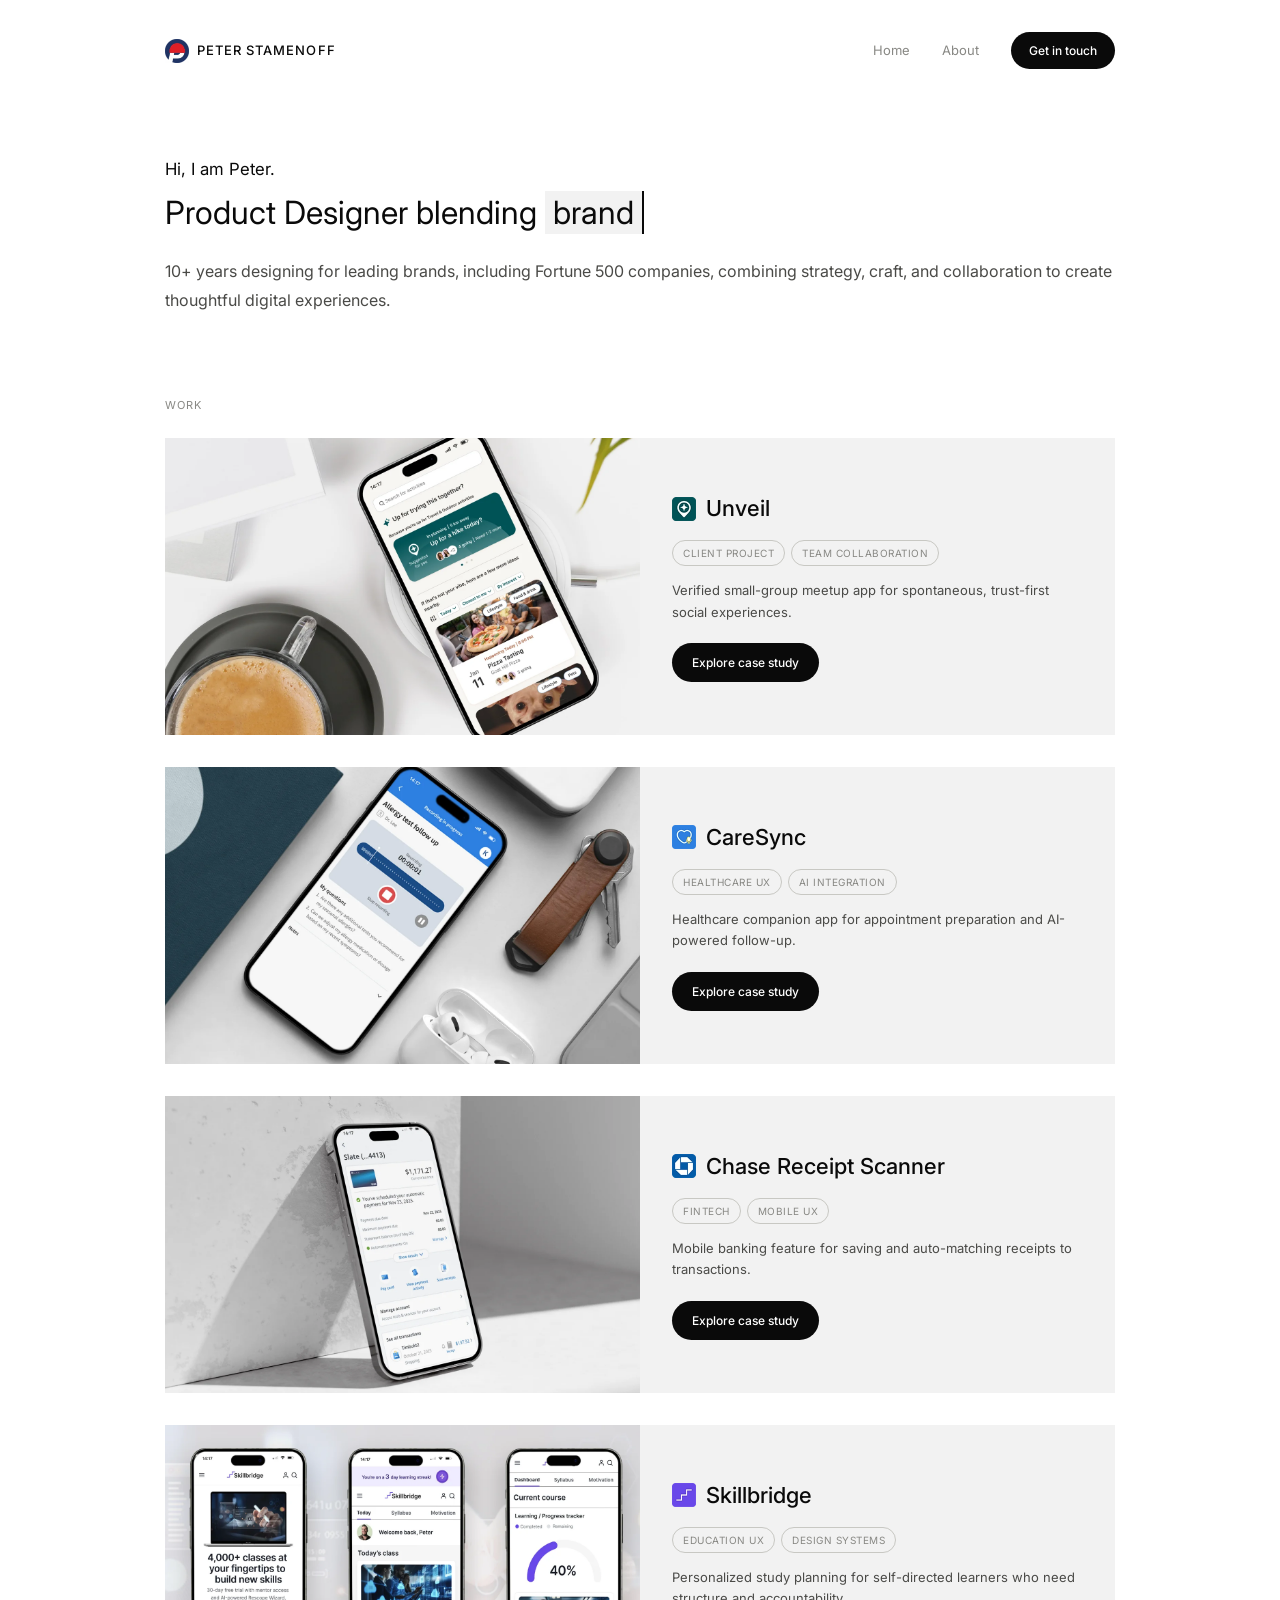
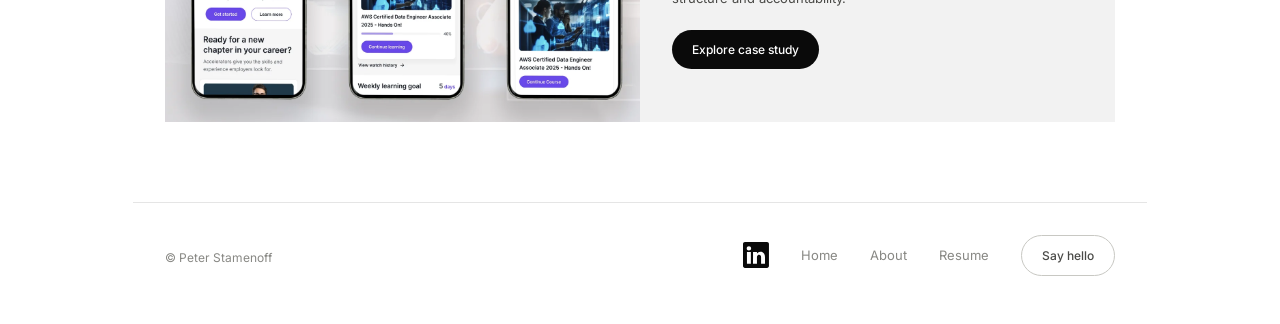
<file: index.html>
<!DOCTYPE html>
<html lang="en">
<head>
  <meta charset="UTF-8">
  <meta name="viewport" content="width=device-width, initial-scale=1.0">
  <title>Peter Stamenoff — UX/UI Designer</title>
  <link rel="preconnect" href="https://fonts.googleapis.com">
  <link rel="preconnect" href="https://fonts.gstatic.com" crossorigin>
  <link href="https://fonts.googleapis.com/css2?family=Inter:wght@300;400;500&family=DM+Serif+Display:ital@0;1&display=swap" rel="stylesheet">
  <style>
    *, *::before, *::after { box-sizing: border-box; margin: 0; padding: 0; }
    :root {
      --black: #0A0A0A;
      --accent: #C0362C;
      --white: #fff;
      --gray-50: #F7F7F5;
      --gray-300: #C8C8C3;
      --gray-500: #888884;
      --gray-700: #4A4A47;
      --border: rgba(0,0,0,0.1);
      --radius-card: 8px;
      --max: 1014px;
    }
    html { scroll-behavior: smooth; }
    body { font-family: 'Inter', sans-serif; background: var(--white); color: var(--black); line-height: 1.6; -webkit-font-smoothing: antialiased; }

    nav { max-width: var(--max); margin: 0 auto; padding: 2rem 2rem 0.6rem; display: flex; justify-content: space-between; align-items: center; position: sticky; top: 0; z-index: 500; background: var(--white); transition: box-shadow 0.2s ease; }
    nav.scrolled { box-shadow: 0 4px 6px -6px rgba(0,0,0,0.15); }
    .logo { font-size: 13px; font-weight: 500; letter-spacing: 0.08em; text-transform: uppercase; color: var(--black); text-decoration: none; display: flex; align-items: center; gap: 8px; }
    .logo img { height: 24px; width: auto; vertical-align: middle; }
    .nav-links { display: flex; gap: 2rem; align-items: center; }
    .nav-links a:not(.nav-cta) { font-size: 13px; color: var(--gray-500); text-decoration: none; transition: color 0.15s; }
    .nav-links a:not(.nav-cta):hover { color: var(--black); }
    .nav-cta { font-size: 12px; font-weight: 500; background: var(--black); color: var(--white) !important; border: none; border-radius: 100px; padding: 9px 18px; cursor: pointer; text-decoration: none; transition: opacity 0.15s; }
    .nav-cta:hover { opacity: 0.8; }
    .nav-cta:active { background: var(--white); color: var(--black) !important; }

    /* MOBILE NAV */
    .hamburger { display: none; flex-direction: column; gap: 5px; background: none; border: none; cursor: pointer; padding: 8px; z-index: 1001; }
    .hamburger span { width: 22px; height: 1.5px; background: var(--black); transition: all 0.25s ease; display: block; }
    .hamburger.open span:nth-child(1) { transform: translateY(6.5px) rotate(45deg); }
    .hamburger.open span:nth-child(2) { opacity: 0; }
    .hamburger.open span:nth-child(3) { transform: translateY(-6.5px) rotate(-45deg); }
    .mobile-menu { display: none; position: fixed; inset: 0; background: var(--white); z-index: 1000; flex-direction: column; align-items: center; justify-content: center; gap: 2rem; }
    .mobile-menu.open { display: flex; }
    .mobile-menu a { font-family: 'Inter', sans-serif; font-size: 28px; color: var(--black); text-decoration: none; }
    .mobile-menu .nav-cta { font-family: 'Inter', sans-serif; color: var(--white) !important; }

    main { max-width: var(--max); margin: 0 auto; padding: 0 2rem; }

    .hero { padding: 5rem 0 1.25rem; }
    .hero-kicker { font-size: 12px; letter-spacing: 0.1em; text-transform: uppercase; color: var(--gray-500); margin-bottom: 2.5rem; display: flex; align-items: center; gap: 10px; }
    .hero-h { font-family: 'Inter', sans-serif; font-size: 32px; line-height: 1.3; font-weight: 400; margin-bottom: 1.5rem; }
    .hero-h em { font-style: italic; color: var(--accent); }
    .typewriter { border-right: 2px solid var(--black); }
    @keyframes blink-cursor { 0%, 50% { border-color: var(--black); } 51%, 100% { border-color: transparent; } }
    .typewriter { animation: blink-cursor 0.8s step-end infinite; }
    .typewriter { background-color: #F2F2F2; padding: 2px 8px; }
    .hero-greeting { font-size: 16.8px; font-weight: 400; line-height: 1.2; margin-bottom: 12.8px; color: var(--black); }
    .hero-p { font-size: 16px; line-height: 1.8; color: var(--gray-700); margin-bottom: 1.75rem; }

    .sec-head { display: flex; justify-content: space-between; align-items: baseline; margin: 2.1rem 0 1.5rem; }
    .sec-label { font-size: 11px; letter-spacing: 0.1em; text-transform: uppercase; color: var(--gray-500); }

    .project-list { display: flex; flex-direction: column; gap: 32px; margin-top: 1.5rem; margin-bottom: 5rem; }
    .project-card { display: grid; grid-template-columns: 50% 1fr; text-decoration: none; }
    .project-card-img { position: relative; height: 100%; overflow: hidden; }
    .project-card-img img { width: 100%; height: 100%; object-fit: cover; object-position: center; transform: scale(1.15); transition: transform 0.4s ease; display: block; }
    .project-card:hover .project-card-img img { transform: scale(1.25) translate(2%, -2%); }
    .project-card-body { background: #F2F2F2; padding: 28px 32px; display: flex; flex-direction: column; justify-content: center; }
    .project-card-head { display: flex; align-items: center; gap: 10px; margin-bottom: 14px; }
    .project-card-logo { width: 24px; height: 24px; flex-shrink: 0; }
    .project-card-logo img { width: 100%; height: 100%; object-fit: contain; display: block; }
    .project-card-title { font-size: 22px; font-weight: 500; color: var(--black); }
    .project-card-desc { font-size: 13px; line-height: 1.65; color: var(--gray-700); margin-bottom: 20px; }
    .project-card-cta { display: inline-flex; align-items: center; align-self: flex-start; font-size: 12px; font-weight: 500; background: var(--black); color: var(--white); border-radius: 100px; padding: 10px 20px; }
    .project-card-tags { display: flex; flex-wrap: wrap; gap: 6px; margin-bottom: 14px; }
    .tag { font-size: 10px; letter-spacing: 0.05em; text-transform: uppercase; padding: 4px 10px; border-radius: 100px; border: 0.5px solid var(--gray-300); color: var(--gray-500); }

    .project-card { opacity: 0; transform: translateY(32px); transition: opacity 0.6s ease, transform 0.6s ease; }
    .project-card.in-view { opacity: 1; transform: translateY(0); }

    footer { max-width: var(--max); margin: 0 auto; padding: 2rem 2rem 3rem; border-top: 0.5px solid var(--border); display: flex; justify-content: space-between; align-items: center; }
    .footer-note { font-size: 14px; font-weight: 500; color: var(--black); }
    .footer-sub { font-size: 12px; color: var(--gray-500); margin-top: 4px; }
    .footer-btns { display: flex; gap: 2rem; align-items: center; }
    .fbtn { font-size: 12px; font-weight: 500; padding: 10px 20px; border-radius: 100px; cursor: pointer; border: 0.5px solid var(--gray-300); background: transparent; color: var(--gray-700); text-decoration: none; transition: all 0.15s; }
    .fbtn:hover { border-color: var(--black); color: var(--black); }
    .fbtn.primary { background: var(--black); color: var(--white); border-color: var(--black); }
    .fbtn.primary:hover { opacity: 0.8; }

    @media (max-width: 640px) {
      .hero-h { font-size: 28px; }
      .project-card { grid-template-columns: 1fr; }
      .project-card-img { height: 260px; }
      footer { flex-direction: column; gap: 1.5rem; text-align: center; }
      .nav-links a:not(.nav-cta) { display: none; }
      .nav-links .nav-cta { display: none; }
      .hamburger { display: flex; }
    }
  </style>
</head>
<body>

<nav>
  <a href="index.html" class="logo">
    <img src="[data-uri]" alt="Peter Stamenoff Logo">
    Peter Stamenoff
  </a>
  <div class="nav-links">
    <a href="index.html">Home</a>
    <a href="about.html">About</a>
    <a href="mailto:peterstamenoff@gmail.com" class="nav-cta">Get in touch</a>
  </div>
  <button class="hamburger" id="hamburger" aria-label="Toggle menu">
    <span></span><span></span><span></span>
  </button>
</nav>

<div class="mobile-menu" id="mobile-menu">
  <a href="index.html" onclick="closeMenu()">Home</a>
  <a href="about.html" onclick="closeMenu()">About</a>
  <a href="mailto:peterstamenoff@gmail.com" class="nav-cta" onclick="closeMenu()">Get in touch</a>
</div>

<main>
  <section class="hero">
    <p class="hero-greeting">Hi, I am Peter.</p>
    <h1 class="hero-h">Product Designer blending <span class="typewriter" id="typewriter"></span></h1>
    <p class="hero-p">10+ years designing for leading brands, including Fortune 500 companies, combining strategy, craft, and collaboration to create thoughtful digital experiences.</p>
  </section>

  <div class="sec-head">
    <span class="sec-label">Work</span>
  </div>

  <div class="project-list">
    <a class="project-card" href="unveil.html">
      <div class="project-card-img">
        <img src="assets/images/unveil-hero.webp" alt="Unveil" loading="lazy">
      </div>
      <div class="project-card-body">
        <div class="project-card-head">
          <div class="project-card-logo"><img src="assets/images/unveil-logo.webp" alt="Unveil logo"></div>
          <div class="project-card-title">Unveil</div>
        </div>
        <div class="project-card-tags">
          <span class="tag">Client Project</span>
          <span class="tag">Team Collaboration</span>
        </div>
        <p class="project-card-desc">Verified small-group meetup app for spontaneous, trust-first social experiences.</p>
        <span class="project-card-cta">Explore case study</span>
      </div>
    </a>

    <a class="project-card" href="caresync.html">
      <div class="project-card-img">
        <img src="assets/images/caresync-caresync-hero.webp" alt="CareSync" loading="lazy">
      </div>
      <div class="project-card-body">
        <div class="project-card-head">
          <div class="project-card-logo"><img src="assets/images/caresync-logo.webp" alt="CareSync logo"></div>
          <div class="project-card-title">CareSync</div>
        </div>
        <div class="project-card-tags">
          <span class="tag">Healthcare UX</span>
          <span class="tag">AI Integration</span>
        </div>
        <p class="project-card-desc">Healthcare companion app for appointment preparation and AI-powered follow-up.</p>
        <span class="project-card-cta">Explore case study</span>
      </div>
    </a>

    <a class="project-card" href="chase.html">
      <div class="project-card-img">
        <img src="assets/images/chase-hero.webp" alt="Chase Receipt Scanner" loading="lazy">
      </div>
      <div class="project-card-body">
        <div class="project-card-head">
          <div class="project-card-logo"><img src="assets/images/chase-logo.webp" alt="Chase logo"></div>
          <div class="project-card-title">Chase Receipt Scanner</div>
        </div>
        <div class="project-card-tags">
          <span class="tag">Fintech</span>
          <span class="tag">Mobile UX</span>
        </div>
        <p class="project-card-desc">Mobile banking feature for saving and auto-matching receipts to transactions.</p>
        <span class="project-card-cta">Explore case study</span>
      </div>
    </a>

    <a class="project-card" href="skillbridge.html">
      <div class="project-card-img">
        <img src="assets/images/skillbridge-hero-v2.webp" alt="Skillbridge" loading="lazy">
      </div>
      <div class="project-card-body">
        <div class="project-card-head">
          <div class="project-card-logo"><img src="assets/images/skillbridge-logo.webp" alt="Skillbridge logo"></div>
          <div class="project-card-title">Skillbridge</div>
        </div>
        <div class="project-card-tags">
          <span class="tag">Education UX</span>
          <span class="tag">Design Systems</span>
        </div>
        <p class="project-card-desc">Personalized study planning for self-directed learners who need structure and accountability.</p>
        <span class="project-card-cta">Explore case study</span>
      </div>
    </a>
  </div>
</main>

<footer>
  <div>
    <a href="index.html" class="footer-sub" style="display:block;text-decoration:none;">© Peter Stamenoff</a>
  </div>
  <div class="footer-btns">
    <a href="https://www.linkedin.com/in/peterstamenoff/" target="_blank" aria-label="LinkedIn" style="display:inline-flex;align-items:center;color:#0A0A0A;transition:opacity 0.15s" onmouseover="this.style.opacity='0.6'" onmouseout="this.style.opacity='1'"><svg width="26" height="26" viewBox="0 0 24 24" fill="currentColor" xmlns="http://www.w3.org/2000/svg"><path d="M22.182181,0 L1.76976334,0 C0.792334107,0 0.00011136891,0.768055684 0.00011136891,1.71602784 L0.00011136891,22.2341346 C0.00011136891,23.1821624 0.792612529,23.9508863 1.76976334,23.9508863 L22.182181,23.9508863 C23.1593875,23.9508863 23.9507193,23.1816613 23.9507193,22.2341346 L23.9507193,1.71602784 C23.9507193,0.768334107 23.1593875,0 22.182181,0 Z M7.2612529,20.0485197 L3.64248724,20.0485197 L3.64248724,9.2349884 L7.2612529,9.2349884 L7.2612529,20.0485197 Z M5.45223202,7.75767981 L5.42789791,7.75767981 C4.21436659,7.75767981 3.4277123,6.9277587 3.4277123,5.88874246 C3.4277123,4.82878886 4.23747564,4.02136427 5.47506265,4.02136427 C6.71276102,4.02136427 7.47407889,4.82856613 7.49813457,5.88874246 C7.49813457,6.92798144 6.71303944,7.75767981 5.45223202,7.75767981 Z M20.3058376,20.0485197 L16.6882413,20.0485197 L16.6882413,14.2629049 C16.6882413,12.8091508 16.1640835,11.8171879 14.8558329,11.8171879 C13.8550162,11.8171879 13.2609188,12.4864037 13.0000371,13.1325104 C12.9033689,13.3632668 12.8794246,13.6860139 12.8794246,14.0083155 L12.8794246,20.048297 L9.26249652,20.048297 C9.26249652,20.048297 9.30982831,10.2490023 9.26249652,9.23482135 L12.8799814,9.23482135 L12.8799814,10.7678701 C13.3602042,10.0312204 14.2183573,8.98039907 16.1394153,8.98039907 C18.5204826,8.98039907 20.3058376,10.5250302 20.3058376,13.848 L20.3058376,20.0485197 Z"/></svg></a>
    <a href="index.html" style="font-size:13px;color:var(--gray-500);text-decoration:none;transition:color 0.15s;" onmouseover="this.style.color='var(--black)'" onmouseout="this.style.color='var(--gray-500)'">Home</a>
    <a href="about.html" style="font-size:13px;color:var(--gray-500);text-decoration:none;transition:color 0.15s;" onmouseover="this.style.color='var(--black)'" onmouseout="this.style.color='var(--gray-500)'">About</a>
    <a href="#" style="font-size:13px;color:var(--gray-500);text-decoration:none;transition:color 0.15s;" onmouseover="this.style.color='var(--black)'" onmouseout="this.style.color='var(--gray-500)'">Resume</a>
    <a href="mailto:peterstamenoff@gmail.com" class="fbtn">Say hello</a>
  </div>
</footer>

<script>
  const hamburger = document.getElementById('hamburger');
  const mobileMenu = document.getElementById('mobile-menu');
  function closeMenu() {
    hamburger.classList.remove('open');
    mobileMenu.classList.remove('open');
    document.body.style.overflow = '';
  }
  hamburger.addEventListener('click', () => {
    const isOpen = mobileMenu.classList.toggle('open');
    hamburger.classList.toggle('open');
    document.body.style.overflow = isOpen ? 'hidden' : '';
  });

  const words = ["brand", "visual design", "and UX together."];
  const typewriterEl = document.getElementById('typewriter');
  let wordIndex = 0;
  let charIndex = 0;
  let isDeleting = false;

  function typeLoop() {
    const currentWord = words[wordIndex];
    if (isDeleting) {
      charIndex--;
      typewriterEl.textContent = currentWord.substring(0, charIndex);
    } else {
      charIndex++;
      typewriterEl.textContent = currentWord.substring(0, charIndex);
    }

    let delay = isDeleting ? 67.2 : 134.4;

    if (!isDeleting && charIndex === currentWord.length) {
      delay = 2520;
      isDeleting = true;
    } else if (isDeleting && charIndex === 0) {
      isDeleting = false;
      wordIndex = (wordIndex + 1) % words.length;
      delay = 504;
    }

    setTimeout(typeLoop, delay);
  }

  typeLoop();

  const revealEls = document.querySelectorAll('.project-card');
  const revealObserver = new IntersectionObserver((entries) => {
    entries.forEach(entry => {
      if (entry.isIntersecting) {
        entry.target.classList.add('in-view');
        revealObserver.unobserve(entry.target);
      }
    });
  }, { threshold: 0.15 });
  revealEls.forEach(el => revealObserver.observe(el));
  const siteNav = document.querySelector('body > nav');
  if (siteNav) {
    window.addEventListener('scroll', () => {
      siteNav.classList.toggle('scrolled', window.scrollY > 10);
    }, { passive: true });
  }
</script>

</body>
</html>
</file>
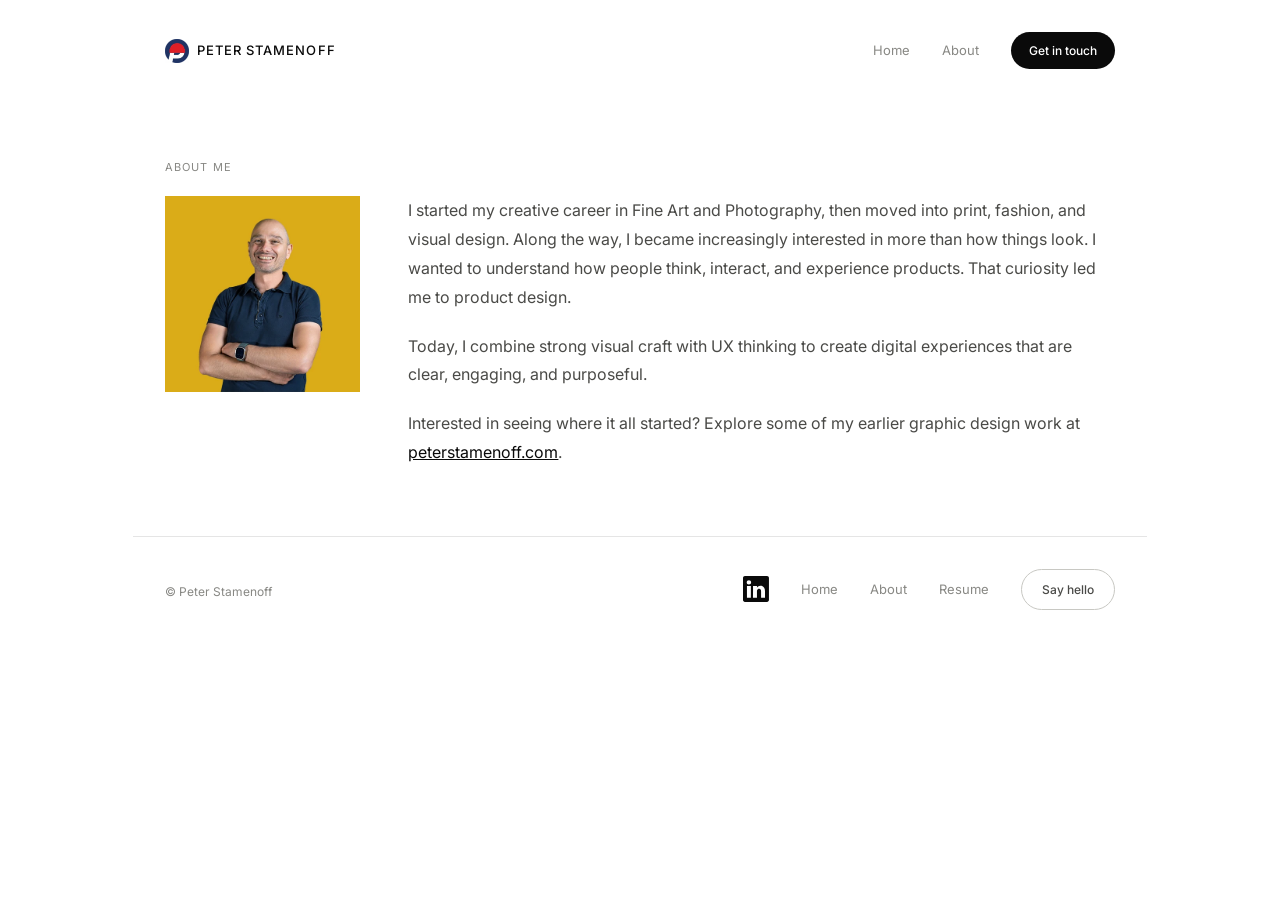
<file: about.html>
<!DOCTYPE html>
<html lang="en">
<head>
  <meta charset="UTF-8">
  <meta name="viewport" content="width=device-width, initial-scale=1.0">
  <title>About — Peter Stamenoff</title>
  <link rel="preconnect" href="https://fonts.googleapis.com">
  <link rel="preconnect" href="https://fonts.gstatic.com" crossorigin>
  <link href="https://fonts.googleapis.com/css2?family=Inter:wght@300;400;500&family=DM+Serif+Display:ital@0;1&display=swap" rel="stylesheet">
  <style>
    *,*::before,*::after{box-sizing:border-box;margin:0;padding:0}
    :root{--black:#0A0A0A;--accent:#C0362C;--white:#fff;--gray-50:#F7F7F5;--gray-300:#C8C8C3;--gray-500:#888884;--gray-700:#4A4A47;--border:rgba(0,0,0,0.1);--radius:12px;--max:1014px}
    html{scroll-behavior:smooth}
    body{font-family:'Inter',sans-serif;background:var(--white);color:var(--black);line-height:1.6;-webkit-font-smoothing:antialiased}

    nav{max-width:var(--max);margin:0 auto;padding:2rem 2rem 0.6rem;display:flex;justify-content:space-between;align-items:center;position:sticky;top:0;z-index:500;background:var(--white);transition:box-shadow 0.2s ease}
    nav.scrolled{box-shadow:0 4px 6px -6px rgba(0,0,0,0.15)}
    .logo{font-size:13px;font-weight:500;letter-spacing:0.08em;text-transform:uppercase;color:var(--black);text-decoration:none;display:flex;align-items:center;gap:8px}
    .logo img{height:24px;width:auto;vertical-align:middle}
    .nav-links{display:flex;gap:2rem;align-items:center}
    .nav-links a:not(.nav-cta){font-size:13px;color:var(--gray-500);text-decoration:none;transition:color 0.15s}
    .nav-links a:not(.nav-cta):hover{color:var(--black)}
    .nav-cta{font-size:12px;font-weight:500;background:var(--black);color:var(--white);border:none;border-radius:100px;padding:9px 18px;cursor:pointer;text-decoration:none}
    .nav-cta:hover{opacity:0.8}
    .nav-cta:active{background:var(--white);color:var(--black)}

    /* MOBILE NAV */
    .hamburger{display:none;flex-direction:column;gap:5px;background:none;border:none;cursor:pointer;padding:8px;z-index:1001}
    .hamburger span{width:22px;height:1.5px;background:var(--black);transition:all 0.25s ease}
    .hamburger.open span:nth-child(1){transform:translateY(6.5px) rotate(45deg)}
    .hamburger.open span:nth-child(2){opacity:0}
    .hamburger.open span:nth-child(3){transform:translateY(-6.5px) rotate(-45deg)}
    .mobile-menu{display:none;position:fixed;inset:0;background:var(--white);z-index:1000;flex-direction:column;align-items:center;justify-content:center;gap:2rem}
    .mobile-menu.open{display:flex}
    .mobile-menu a{font-family:'Inter',sans-serif;font-size:28px;color:var(--black);text-decoration:none}
    .mobile-menu .nav-cta{font-family:'Inter',sans-serif;color:var(--white)!important}
    @media(max-width:640px){
      .nav-links a:not(.nav-cta){display:none}
      .nav-links .nav-cta{display:none}
      .hamburger{display:flex}
    }

    main{max-width:var(--max);margin:0 auto;padding:0 2rem 2.4rem}

    .hero{padding:5rem 0 1.2rem}
    .hero-kicker{font-size:11px;letter-spacing:0.1em;text-transform:uppercase;color:var(--gray-500);margin-bottom:1.25rem;display:flex;align-items:center;gap:8px}
    .about-hero-grid{display:grid;grid-template-columns:0.65fr 2.35fr;gap:3rem;align-items:start}
    .hero-h{font-family:'Inter',sans-serif;font-size:52px;line-height:1.08;font-weight:400;margin-bottom:1.5rem}
    .hero-h em{font-style:italic;color:var(--black)}
    .hero-p{font-size:16px;line-height:1.8;color:var(--gray-700);margin-bottom:0.7rem}

    section{padding:4rem 0;border-bottom:0.5px solid var(--border)}
    section:last-of-type{border-bottom:none}

    .two-col{display:grid;grid-template-columns:1.2fr 1fr;gap:3.5rem;align-items:start}
    .section-label{font-size:11px;letter-spacing:0.1em;text-transform:uppercase;color:var(--gray-500);margin-bottom:1.25rem}
    .section-title{font-family:'Inter',sans-serif;font-size:36px;font-weight:400;margin-bottom:1.25rem;line-height:1.15}
    .section-title em{font-style:italic;color:var(--black)}
    p.body{font-size:15px;line-height:1.85;color:var(--gray-700);margin-bottom:1.25rem}

    .skills-wrap{display:flex;flex-wrap:wrap;gap:7px;margin-top:1.5rem}
    .skill-tag{font-size:11px;letter-spacing:0.05em;text-transform:uppercase;padding:5px 12px;border-radius:100px;border:0.5px solid var(--gray-300);color:var(--gray-700)}

    .exp-label{font-size:11px;letter-spacing:0.1em;text-transform:uppercase;color:var(--gray-500);margin-bottom:0}
    .exp-list{list-style:none}
    .exp-item{padding:12px 0;border-bottom:0.5px solid var(--border);display:flex;justify-content:space-between;align-items:baseline}
    .exp-item:first-child{border-top:0.5px solid var(--border)}
    .exp-co{font-size:14px;font-weight:500;color:var(--black)}
    .exp-role{font-size:12px;color:var(--gray-500);margin-top:2px}
    .exp-yr{font-size:11px;color:var(--gray-500)}

    .cta-block{background:var(--black);border-radius:var(--radius);padding:3rem;display:flex;justify-content:space-between;align-items:center;margin-top:3rem}
    .cta-block p{font-size:20px;font-family:'Inter',sans-serif;color:var(--white);font-weight:400}
    .cta-block em{font-style:italic;color:rgba(255,255,255,0.5)}
    .cta-btns{display:flex;gap:10px;flex-shrink:0}
    .cta-btn{font-size:13px;font-weight:500;padding:10px 20px;border-radius:100px;cursor:pointer;text-decoration:none;transition:all 0.15s}
    .cta-btn.outline{border:0.5px solid rgba(255,255,255,0.3);background:transparent;color:var(--white)}
    .cta-btn.outline:hover{border-color:var(--white)}
    .cta-btn.filled{background:var(--white);color:var(--black);border:none}
    .cta-btn.filled:hover{opacity:0.85}

    footer{max-width:var(--max);margin:0 auto;padding:2rem 2rem 3rem;border-top:0.5px solid var(--border);display:flex;justify-content:space-between;align-items:center}
    .footer-note{font-size:14px;font-weight:500}
    .footer-sub{font-size:12px;color:var(--gray-500);margin-top:4px}
    .footer-btns{display:flex;gap:2rem;align-items:center}
    .fbtn{font-size:12px;font-weight:500;padding:10px 20px;border-radius:100px;cursor:pointer;border:0.5px solid var(--gray-300);background:transparent;color:var(--gray-700);text-decoration:none;transition:all 0.15s}
    .fbtn:hover{border-color:var(--black);color:var(--black)}
    .fbtn.primary{background:var(--black);color:var(--white);border-color:var(--black)}
    .fbtn.primary:hover{opacity:0.8}

    @media(max-width:640px){
      .hero-h{font-size:36px}
      .about-hero-grid{grid-template-columns:1fr;gap:1.5rem}
      .two-col{grid-template-columns:1fr;gap:2rem}
      .cta-block{flex-direction:column;gap:1.5rem;text-align:center}
      footer{flex-direction:column;gap:1.5rem;text-align:center}
    }
  </style>
</head>
<body>

<nav>
  <a href="index.html" class="logo">
    <img src="[data-uri]" alt="Peter Stamenoff Logo">
    Peter Stamenoff
  </a>
  <div class="nav-links">
    <a href="index.html">Home</a>
    <a href="about.html">About</a>
    <a href="mailto:peterstamenoff@gmail.com" class="nav-cta">Get in touch</a>
  </div>
  <button class="hamburger" id="hamburger" aria-label="Toggle menu">
    <span></span><span></span><span></span>
  </button>
</nav>

<div class="mobile-menu" id="mobile-menu">
  <a href="index.html" onclick="closeMenu()">Home</a>
  <a href="about.html" onclick="closeMenu()">About</a>
  <a href="mailto:peterstamenoff@gmail.com" class="nav-cta" onclick="closeMenu()">Get in touch</a>
</div>

<main>

  <div class="hero">
    <p class="hero-kicker">About me</p>
    <div class="about-hero-grid">
      <img src="assets/images/about-portrait.webp" alt="Peter Stamenoff" style="width:100%;border-radius:0;object-fit:cover;display:block;">
      <div>
        <p class="hero-p">I started my creative career in Fine Art and Photography, then moved into print, fashion, and visual design. Along the way, I became increasingly interested in more than how things look. I wanted to understand how people think, interact, and experience products. That curiosity led me to product design.</p>
        <p class="hero-p" style="margin-top:1.25rem;">Today, I combine strong visual craft with UX thinking to create digital experiences that are clear, engaging, and purposeful.</p>
        <p class="hero-p" style="margin-top:1.25rem;">Interested in seeing where it all started? Explore some of my earlier graphic design work at <a href="https://peterstamenoff.com" target="_blank" style="color:var(--black);text-decoration:underline;">peterstamenoff.com</a>.</p>
      </div>
    </div>
  </div>

</main>

<footer>
  <div>
    <a href="index.html" class="footer-sub" style="display:block;text-decoration:none;">© Peter Stamenoff</a>
  </div>
  <div class="footer-btns">
    <a href="https://www.linkedin.com/in/peterstamenoff/" target="_blank" aria-label="LinkedIn" style="display:inline-flex;align-items:center;color:#0A0A0A;transition:opacity 0.15s" onmouseover="this.style.opacity='0.6'" onmouseout="this.style.opacity='1'"><svg width="26" height="26" viewBox="0 0 24 24" fill="currentColor" xmlns="http://www.w3.org/2000/svg"><path d="M22.182181,0 L1.76976334,0 C0.792334107,0 0.00011136891,0.768055684 0.00011136891,1.71602784 L0.00011136891,22.2341346 C0.00011136891,23.1821624 0.792612529,23.9508863 1.76976334,23.9508863 L22.182181,23.9508863 C23.1593875,23.9508863 23.9507193,23.1816613 23.9507193,22.2341346 L23.9507193,1.71602784 C23.9507193,0.768334107 23.1593875,0 22.182181,0 Z M7.2612529,20.0485197 L3.64248724,20.0485197 L3.64248724,9.2349884 L7.2612529,9.2349884 L7.2612529,20.0485197 Z M5.45223202,7.75767981 L5.42789791,7.75767981 C4.21436659,7.75767981 3.4277123,6.9277587 3.4277123,5.88874246 C3.4277123,4.82878886 4.23747564,4.02136427 5.47506265,4.02136427 C6.71276102,4.02136427 7.47407889,4.82856613 7.49813457,5.88874246 C7.49813457,6.92798144 6.71303944,7.75767981 5.45223202,7.75767981 Z M20.3058376,20.0485197 L16.6882413,20.0485197 L16.6882413,14.2629049 C16.6882413,12.8091508 16.1640835,11.8171879 14.8558329,11.8171879 C13.8550162,11.8171879 13.2609188,12.4864037 13.0000371,13.1325104 C12.9033689,13.3632668 12.8794246,13.6860139 12.8794246,14.0083155 L12.8794246,20.048297 L9.26249652,20.048297 C9.26249652,20.048297 9.30982831,10.2490023 9.26249652,9.23482135 L12.8799814,9.23482135 L12.8799814,10.7678701 C13.3602042,10.0312204 14.2183573,8.98039907 16.1394153,8.98039907 C18.5204826,8.98039907 20.3058376,10.5250302 20.3058376,13.848 L20.3058376,20.0485197 Z"/></svg></a>
    <a href="index.html" style="font-size:13px;color:var(--gray-500);text-decoration:none;transition:color 0.15s;" onmouseover="this.style.color='var(--black)'" onmouseout="this.style.color='var(--gray-500)'">Home</a>
    <a href="about.html" style="font-size:13px;color:var(--gray-500);text-decoration:none;transition:color 0.15s;" onmouseover="this.style.color='var(--black)'" onmouseout="this.style.color='var(--gray-500)'">About</a>
    <a href="#" style="font-size:13px;color:var(--gray-500);text-decoration:none;transition:color 0.15s;" onmouseover="this.style.color='var(--black)'" onmouseout="this.style.color='var(--gray-500)'">Resume</a>
    <a href="mailto:peterstamenoff@gmail.com" class="fbtn">Say hello</a>
  </div>
</footer>

<script>
  const hamburger = document.getElementById('hamburger');
  const mobileMenu = document.getElementById('mobile-menu');
  function closeMenu() {
    hamburger.classList.remove('open');
    mobileMenu.classList.remove('open');
    document.body.style.overflow = '';
  }
  hamburger.addEventListener('click', () => {
    const isOpen = mobileMenu.classList.toggle('open');
    hamburger.classList.toggle('open');
    document.body.style.overflow = isOpen ? 'hidden' : '';
  });
  const siteNav = document.querySelector('body > nav');
  if (siteNav) {
    window.addEventListener('scroll', () => {
      siteNav.classList.toggle('scrolled', window.scrollY > 10);
    }, { passive: true });
  }
</script>

</body>
</html>
</file>
